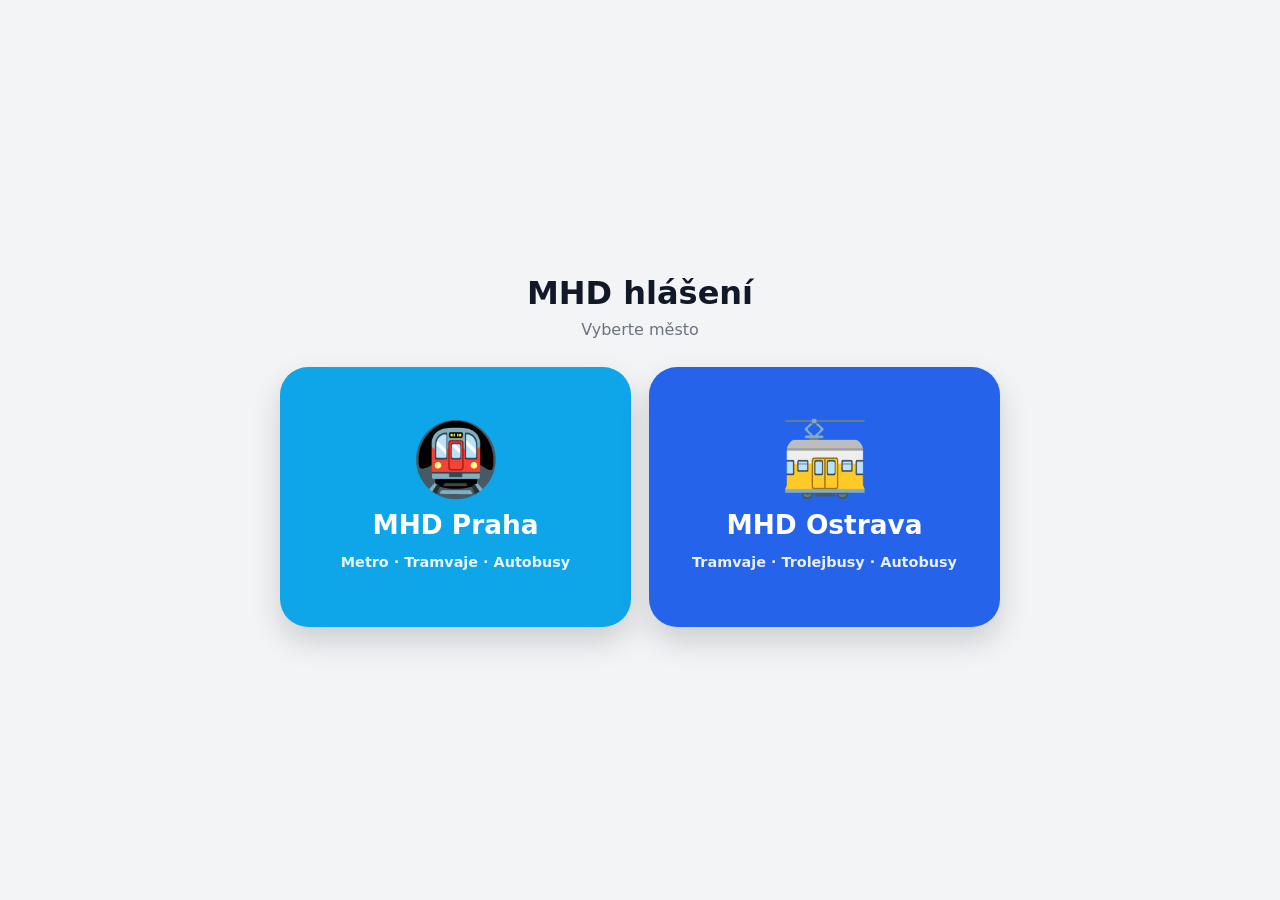
<file: index.html>
<!doctype html>
<html lang="cs">
<head>
  <meta charset="utf-8" />
  <meta name="viewport" content="width=device-width, initial-scale=1, viewport-fit=cover" />
  <meta name="theme-color" content="#111827" />
  <meta name="apple-mobile-web-app-capable" content="yes" />
  <meta name="apple-mobile-web-app-status-bar-style" content="black-translucent" />
  <meta name="apple-mobile-web-app-title" content="MHD hlášení" />
  <link rel="manifest" href="manifest.webmanifest" />
  <link rel="apple-touch-icon" href="icons/icon-192.png" />
  <title>MHD hlášení – výběr města</title>
  <style>
    :root{color-scheme:light dark;--bg:#f3f4f6;--panel:#fff;--text:#111827;--muted:#6b7280;--border:#d1d5db;--praha:#0ea5e9;--ostrava:#2563eb}
    @media(prefers-color-scheme:dark){:root{--bg:#0b1020;--panel:#111827;--text:#f9fafb;--muted:#9ca3af;--border:#374151}}
    *{box-sizing:border-box}body{margin:0;min-height:100vh;font-family:-apple-system,BlinkMacSystemFont,"SF Pro Text",system-ui,sans-serif;background:var(--bg);color:var(--text);display:grid;place-items:center;padding:calc(24px + env(safe-area-inset-top)) 18px calc(24px + env(safe-area-inset-bottom))}.launcher{width:min(100%,720px)}h1{font-size:2rem;margin:0 0 8px;text-align:center}.subtitle{margin:0 0 28px;text-align:center;color:var(--muted);font-size:1rem}.city-grid{display:grid;grid-template-columns:1fr 1fr;gap:18px}.city-btn{min-height:260px;border-radius:28px;text-decoration:none;color:white;display:flex;flex-direction:column;align-items:center;justify-content:center;gap:14px;font-size:1.65rem;font-weight:800;box-shadow:0 14px 30px rgba(0,0,0,.16);transition:transform .12s ease,filter .12s ease}.city-btn:active{transform:scale(.985)}.city-btn.praha{background:var(--praha)}.city-btn.ostrava{background:var(--ostrava)}.city-icon{font-size:4.5rem;line-height:1}.city-sub{font-size:.9rem;font-weight:600;opacity:.9}@media(max-width:620px){.city-grid{grid-template-columns:1fr}.city-btn{min-height:210px}h1{font-size:1.7rem}}
  </style>
</head>
<body>
  <main class="launcher">
    <h1>MHD hlášení</h1>
    <p class="subtitle">Vyberte město</p>
    <div class="city-grid">
      <a class="city-btn praha" href="praha/" aria-label="Spustit MHD Praha">
        <span class="city-icon" aria-hidden="true">🚇</span>
        <span>MHD Praha</span>
        <span class="city-sub">Metro · Tramvaje · Autobusy</span>
      </a>
      <a class="city-btn ostrava" href="ostrava/" aria-label="Spustit MHD Ostrava">
        <span class="city-icon" aria-hidden="true">🚋</span>
        <span>MHD Ostrava</span>
        <span class="city-sub">Tramvaje · Trolejbusy · Autobusy</span>
      </a>
    </div>
  </main>
  <script>if('serviceWorker' in navigator)window.addEventListener('load',()=>navigator.serviceWorker.register('service-worker.js').catch(()=>{}));</script>
</body>
</html>
</file>
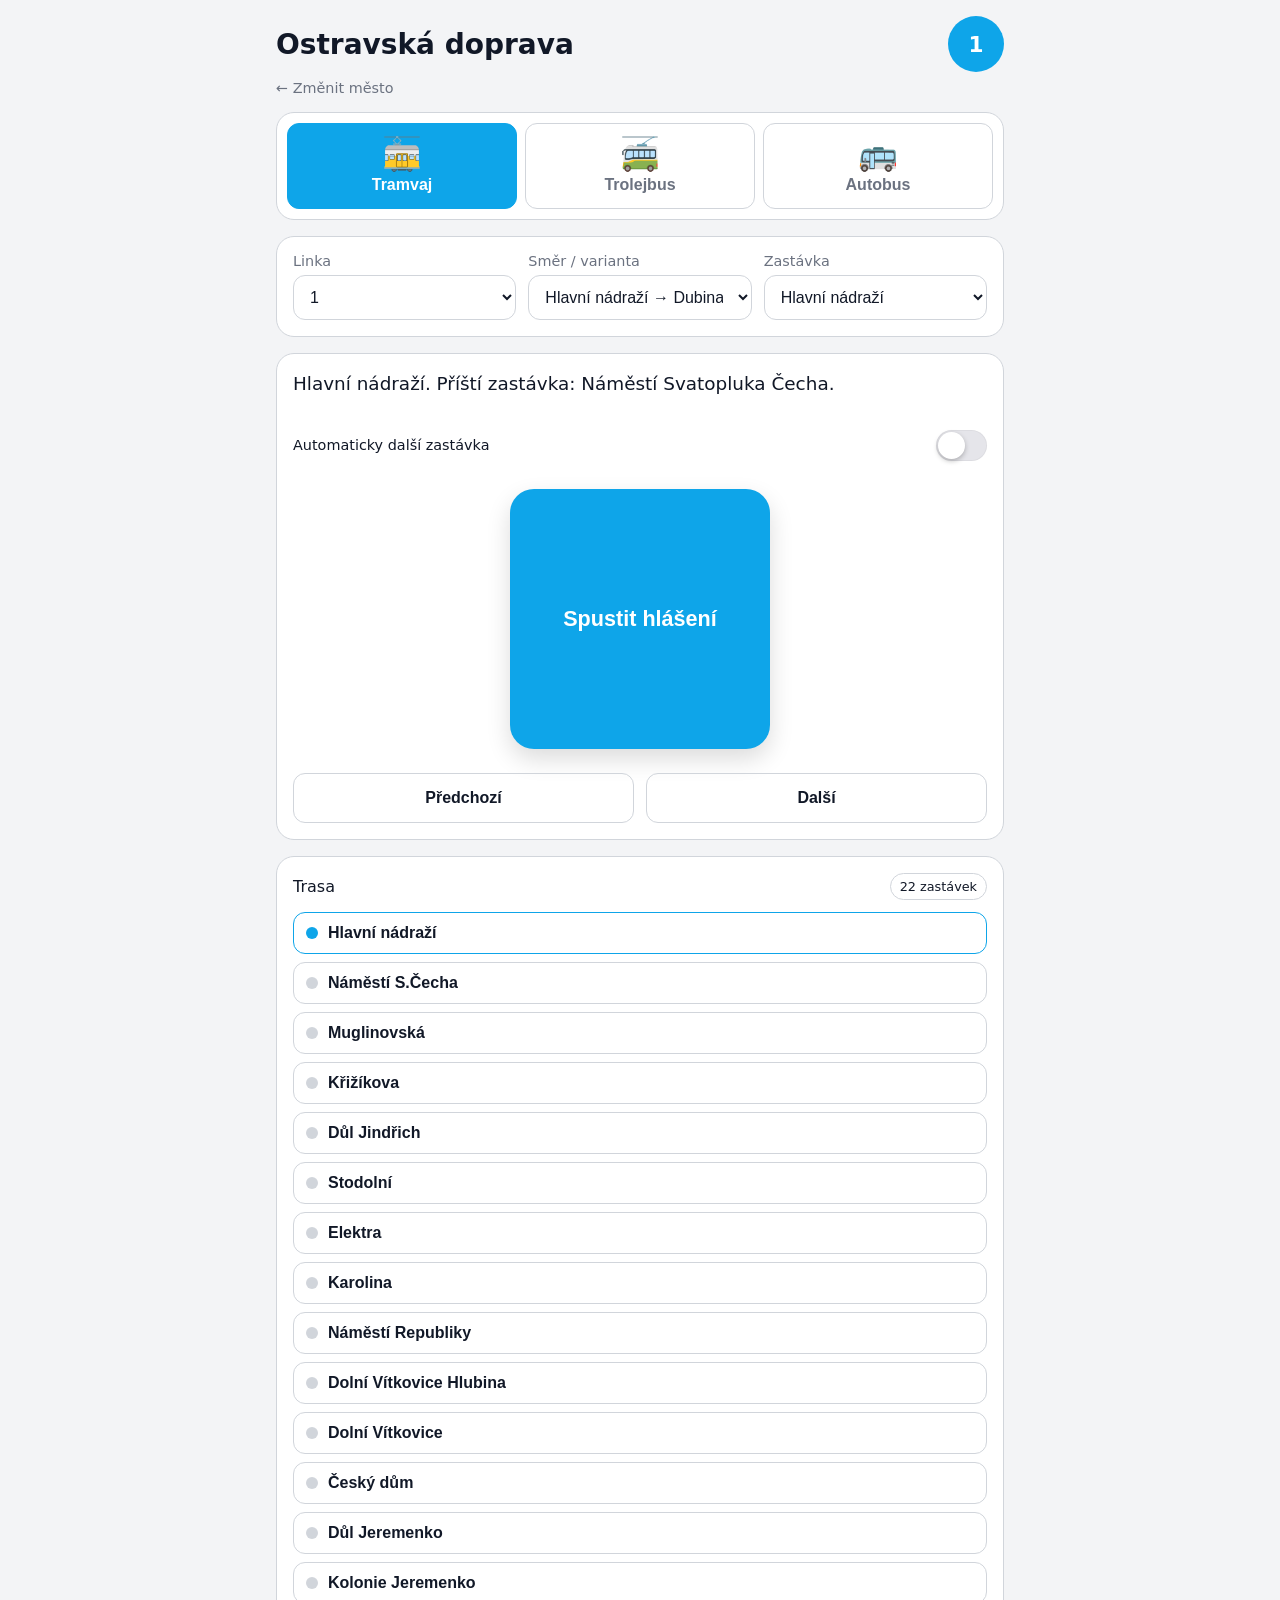
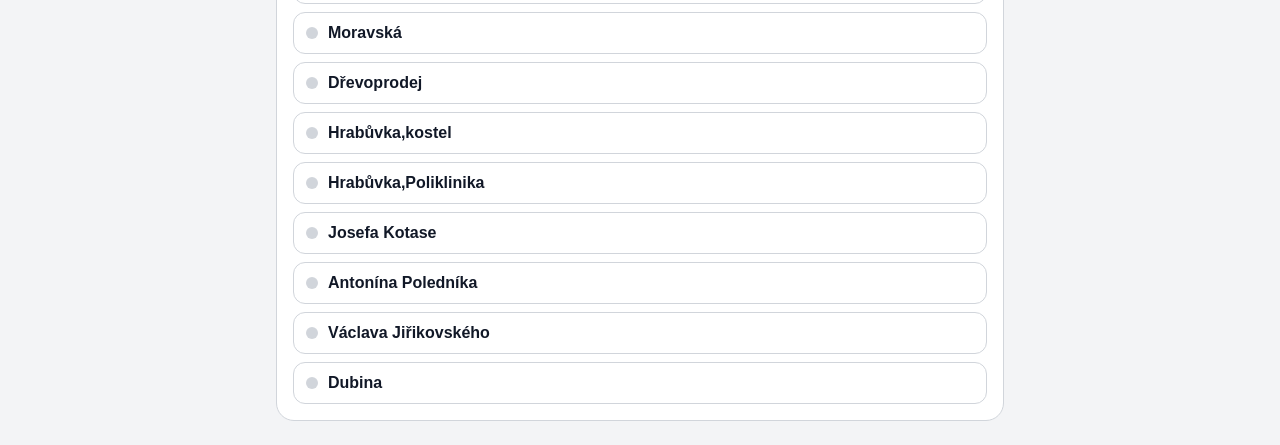
<file: ostrava/index.html>
<!doctype html>
<html lang="cs">
<head>
  <meta charset="utf-8" />
  <meta name="viewport" content="width=device-width, initial-scale=1, viewport-fit=cover" />
  <meta name="theme-color" content="#111827" />
  <meta name="apple-mobile-web-app-capable" content="yes" />
  <meta name="apple-mobile-web-app-status-bar-style" content="black-translucent" />
  <meta name="apple-mobile-web-app-title" content="Ostravská doprava" />
  <link rel="manifest" href="manifest.webmanifest" />
  <link rel="stylesheet" href="styles.css" />
  <title>Ostravská doprava – hlášení</title>
</head>
<body>
  <main class="app-shell">
    <header class="hero"><h1>Ostravská doprava</h1><div id="lineBadge" class="line-badge">1</div></header>
    <a href="../" style="display:inline-flex;align-items:center;gap:6px;color:var(--muted);text-decoration:none;font-size:.9rem;margin-top:-8px">← Změnit město</a>

    <section class="panel mode-panel" aria-label="Dopravní prostředek">
      <div class="mode-picker">
        <button class="mode-btn active" data-mode="tram" type="button"><span class="mode-icon">🚋</span><span>Tramvaj</span></button>
        <button class="mode-btn" data-mode="trolleybus" type="button"><span class="mode-icon">🚎</span><span>Trolejbus</span></button>
        <button class="mode-btn" data-mode="bus" type="button"><span class="mode-icon">🚌</span><span>Autobus</span></button>
      </div>
    </section>

    <section class="panel controls">
      <label>Linka<select id="lineSelect"></select></label>
      <label>Směr / varianta<select id="directionSelect"></select></label>
      <label>Zastávka<select id="stationSelect"></select></label>
    </section>

    <section class="panel announcement-panel">
      <p id="announcementText" class="announcement"></p>
      <label class="auto-next"><span>Automaticky další zastávka</span><span class="ios-switch"><input id="autoNext" type="checkbox" role="switch"/><span class="ios-slider"></span></span></label>
      <div class="play-zone"><button id="playBtn" class="primary play-main">Spustit hlášení</button></div>
      <div class="nav-row"><button id="prevBtn" class="secondary">Předchozí</button><button id="nextBtn" class="secondary">Další</button></div>
      <p id="status" hidden></p>
    </section>

    <section class="panel"><div class="panel-head"><span>Trasa</span><span id="stationCount" class="chip"></span></div><div id="routeList" class="route-list"></div></section>
  </main>
  <script src="app.js"></script>
  <script src="playback-lock.js"></script>
</body>
</html>
</file>
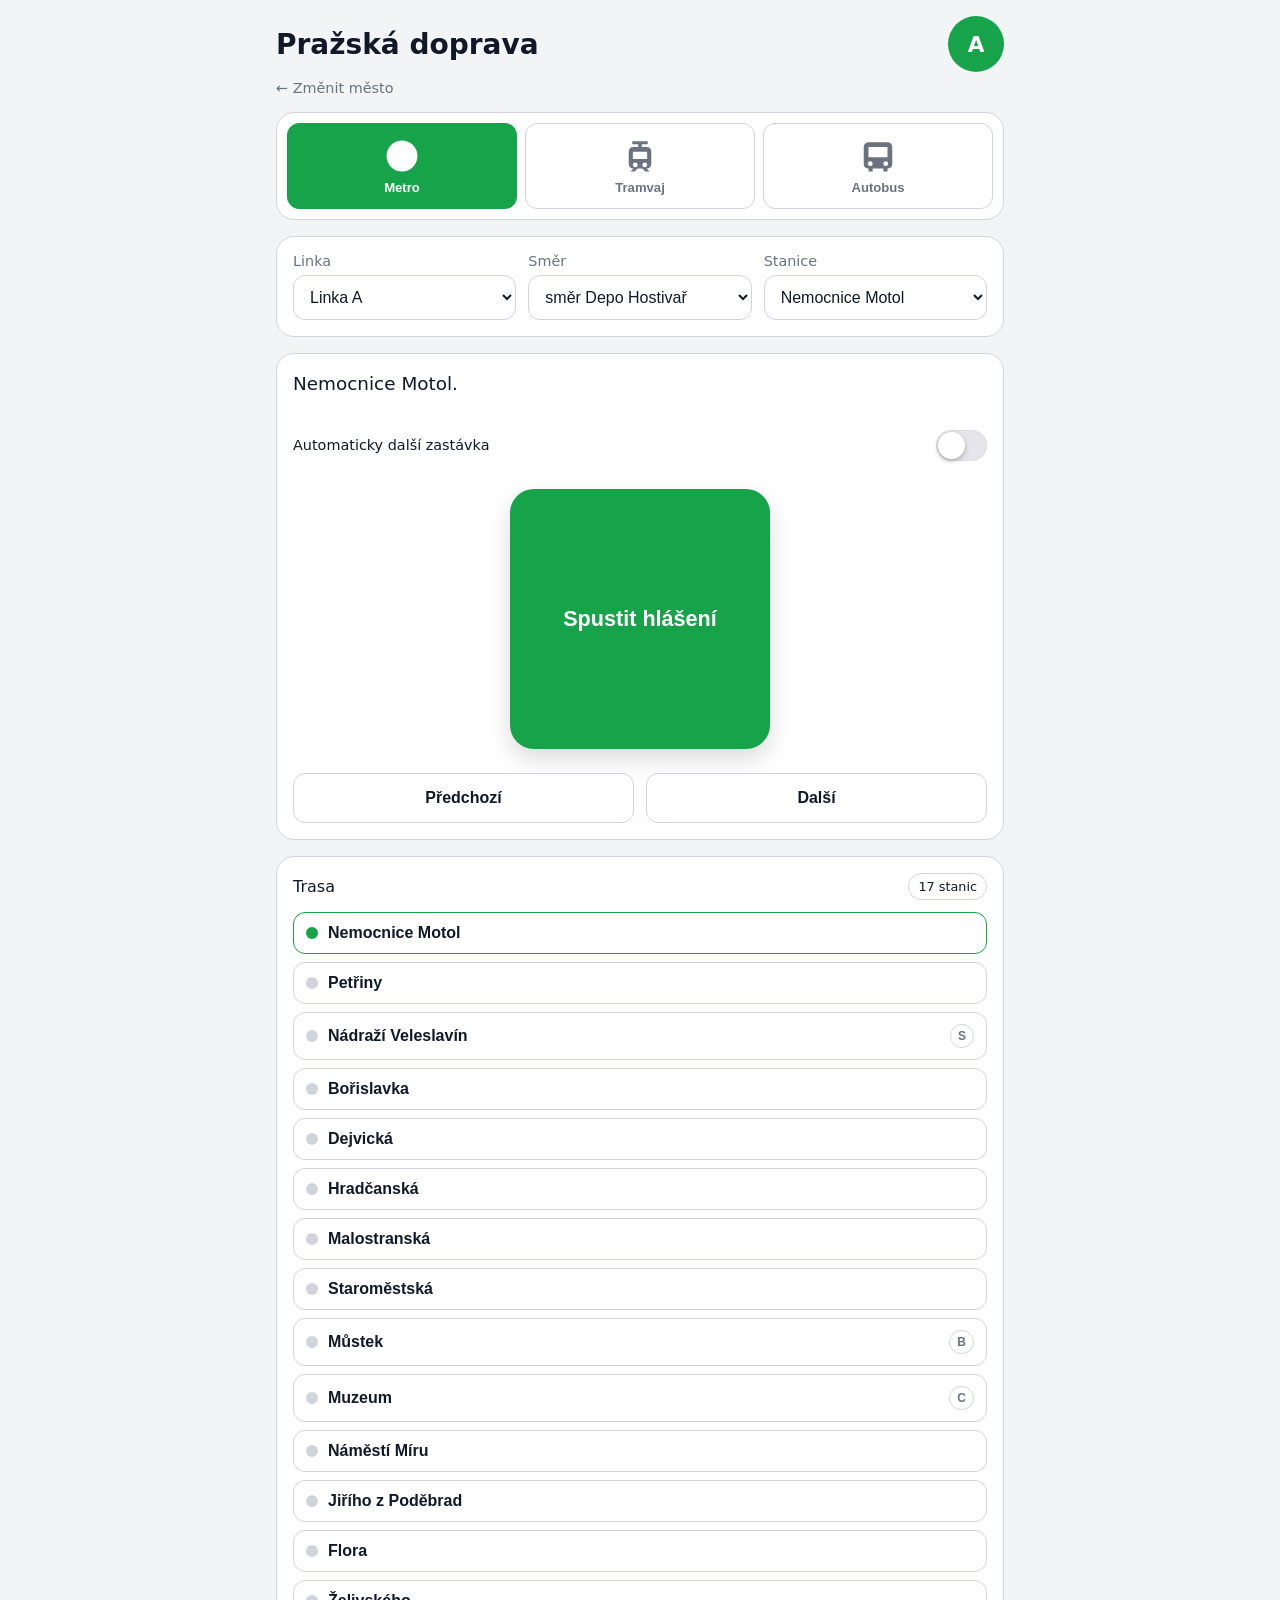
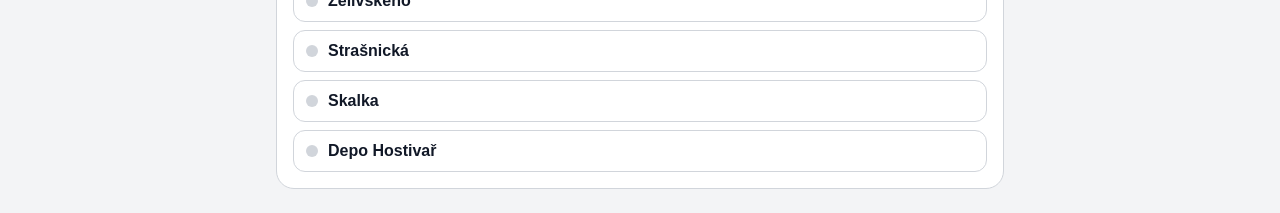
<file: praha/index.html>
<!doctype html>
<html lang="cs">
<head>
  <meta charset="utf-8" />
  <meta name="viewport" content="width=device-width, initial-scale=1, viewport-fit=cover" />
  <meta name="theme-color" content="#111827" />
  <meta name="apple-mobile-web-app-capable" content="yes" />
  <meta name="apple-mobile-web-app-status-bar-style" content="black-translucent" />
  <meta name="apple-mobile-web-app-title" content="MHD Praha" />
  <base href="../" />
  <link rel="manifest" href="manifest.webmanifest" />
  <link rel="apple-touch-icon" href="icons/icon-192.png" />
  <link rel="stylesheet" href="styles.css" />
  <title>MHD Praha – hlášení</title>
</head>
<body>
  <main class="app-shell">
    <header class="hero"><h1>Pražská doprava</h1><div id="lineBadge" class="line-badge">A</div></header>
    <a href="./" style="display:inline-flex;align-items:center;gap:6px;color:var(--muted);text-decoration:none;font-size:.9rem;margin-top:-8px">← Změnit město</a>

    <section class="panel mode-panel" aria-label="Dopravní prostředek">
      <div class="mode-picker">
        <button class="mode-btn active" data-mode="metro" type="button" aria-label="Metro">
          <svg viewBox="0 0 64 64" aria-hidden="true"><circle cx="32" cy="32" r="26" fill="currentColor"/><path d="M19 43V20h7l6 10 6-10h7v23h-7V31l-6 10-6-10v12z" fill="white"/></svg><span>Metro</span>
        </button>
        <button class="mode-btn" data-mode="tram" type="button" aria-label="Tramvaj">
          <svg viewBox="0 0 64 64" aria-hidden="true"><path d="M19 7h26v5H35v5h8c5 0 8 3 8 8v20c0 5-3 8-8 8l5 5h-7l-5-5h-8l-5 5h-7l5-5c-5 0-8-3-8-8V25c0-5 3-8 8-8h8v-5H19zm1 18v12h24V25zm4 18a4 4 0 1 0 0 8 4 4 0 0 0 0-8m16 0a4 4 0 1 0 0 8 4 4 0 0 0 0-8" fill="currentColor"/></svg><span>Tramvaj</span>
        </button>
        <button class="mode-btn" data-mode="bus" type="button" aria-label="Autobus">
          <svg viewBox="0 0 64 64" aria-hidden="true"><path d="M16 9h32c5 0 8 4 8 9v28c0 4-3 7-7 7h-1v5h-7v-5H23v5h-7v-5h-1c-4 0-7-3-7-7V18c0-5 3-9 8-9m0 8v17h32V17zm3 24a4 4 0 1 0 0 8 4 4 0 0 0 0-8m26 0a4 4 0 1 0 0 8 4 4 0 0 0 0-8" fill="currentColor"/></svg><span>Autobus</span>
        </button>
      </div>
    </section>

    <section class="panel controls"><label>Linka<select id="lineSelect"></select></label><label>Směr<select id="directionSelect"></select></label><label id="stopLabel">Stanice<select id="stationSelect"></select></label></section>

    <section class="panel announcement-panel">
      <p id="announcementText" class="announcement"></p>
      <label class="auto-next"><span>Automaticky další zastávka</span><span class="ios-switch"><input id="autoNext" type="checkbox" role="switch" aria-label="Automaticky další zastávka"/><span class="ios-slider" aria-hidden="true"></span></span></label>
      <div class="play-zone"><button id="playBtn" class="primary play-main">Spustit hlášení</button></div>
      <div class="nav-row"><button id="prevBtn" class="secondary">Předchozí</button><button id="nextBtn" class="secondary">Další</button></div>
      <span id="audioMode" hidden></span><p id="status" hidden></p><div id="sequence" hidden></div>
    </section>

    <section class="panel"><div class="panel-head"><span>Trasa</span><span id="stationCount" class="chip"></span></div><div id="routeList" class="route-list"></div></section>
  </main><script src="praha/pronunciation.js"></script><script src="app.js"></script><script src="playback-lock.js"></script>
</body></html>
</file>
<file: ostrava/styles.css>
:root{color-scheme:light dark;--bg:#f3f4f6;--panel:#fff;--text:#111827;--muted:#6b7280;--border:#d1d5db;--accent:#00a3e0;--accentText:#fff}@media(prefers-color-scheme:dark){:root{--bg:#0b1020;--panel:#111827;--text:#f9fafb;--muted:#9ca3af;--border:#374151}}*{box-sizing:border-box}body{margin:0;font-family:-apple-system,BlinkMacSystemFont,"SF Pro Text",system-ui,sans-serif;background:var(--bg);color:var(--text)}.app-shell{max-width:760px;margin:0 auto;padding:calc(16px + env(safe-area-inset-top)) 16px calc(24px + env(safe-area-inset-bottom));display:grid;gap:16px}.hero{display:flex;align-items:center;justify-content:space-between;gap:16px}.hero h1{margin:0;font-size:1.75rem}.line-badge{min-width:56px;height:56px;padding:0 12px;border-radius:28px;display:grid;place-items:center;font-weight:700;font-size:1.35rem;background:var(--accent);color:var(--accentText);flex:0 0 auto}.panel{background:var(--panel);border:1px solid var(--border);border-radius:18px;padding:16px}.mode-panel{padding:10px}.mode-picker{display:grid;grid-template-columns:repeat(3,1fr);gap:8px}.mode-btn{display:flex;flex-direction:column;align-items:center;justify-content:center;gap:6px;min-height:86px;background:transparent;color:var(--muted);border:1px solid var(--border);padding:8px;border-radius:12px;font-weight:600}.mode-btn.active{background:var(--accent);color:#fff;border-color:var(--accent)}.mode-icon{font-size:2rem;line-height:1}.controls{display:grid;gap:12px;grid-template-columns:repeat(3,minmax(0,1fr))}label{font-size:.9rem;color:var(--muted);display:grid;gap:6px}select{width:100%;padding:12px;border-radius:12px;border:1px solid var(--border);background:var(--panel);color:var(--text);font-size:1rem}.panel-head{display:flex;justify-content:space-between;align-items:center;gap:12px;margin-bottom:12px}.chip{font-size:.8rem;padding:5px 9px;border-radius:999px;border:1px solid var(--border)}.announcement{font-size:1.15rem;line-height:1.5;min-height:2.6em;margin:0 0 12px}.auto-next{display:flex;align-items:center;justify-content:space-between;gap:16px;margin:8px 0 18px;color:var(--text);cursor:pointer}.ios-switch{position:relative;display:inline-block;width:51px;height:31px;flex:0 0 51px}.ios-switch input{position:absolute;opacity:0;width:1px;height:1px}.ios-slider{position:absolute;inset:0;border-radius:999px;background:#e5e5ea;transition:background .2s ease;box-shadow:inset 0 0 0 1px rgba(0,0,0,.04)}.ios-slider:before{content:"";position:absolute;width:27px;height:27px;left:2px;top:2px;border-radius:50%;background:#fff;box-shadow:0 2px 5px rgba(0,0,0,.25);transition:transform .2s cubic-bezier(.4,0,.2,1)}.ios-switch input:checked+.ios-slider{background:#34c759}.ios-switch input:checked+.ios-slider:before{transform:translateX(20px)}button{border:0;border-radius:12px;padding:12px 14px;font-size:1rem;font-weight:600}.primary{background:var(--accent);color:var(--accentText)}.secondary{background:transparent;color:var(--text);border:1px solid var(--border)}.play-zone{display:flex;justify-content:center;padding:10px 0 24px}.play-main{width:min(72vw,260px);aspect-ratio:1/1;border-radius:24px;font-size:1.35rem;font-weight:750;line-height:1.2;padding:24px;box-shadow:0 10px 24px rgba(0,0,0,.14)}.nav-row{display:grid;grid-template-columns:1fr 1fr;gap:12px}.nav-row button{min-height:50px}.route-list{display:grid;gap:8px}.route-item{display:flex;align-items:center;gap:10px;width:100%;padding:11px 12px;border-radius:12px;border:1px solid var(--border);background:transparent;color:var(--text);text-align:left}.route-dot{width:12px;height:12px;border-radius:50%;background:var(--border);flex:0 0 auto}.route-item.active{border-color:var(--accent)}.route-item.active .route-dot{background:var(--accent)}.route-name{flex:1}.variant-note{font-size:.75rem;padding:4px 7px;border-radius:999px;border:1px solid var(--border);color:var(--muted)}@media(max-width:620px){.controls{grid-template-columns:1fr}.hero h1{font-size:1.5rem}.mode-btn{min-height:76px}.play-main{width:min(78vw,250px)}}
</file>
